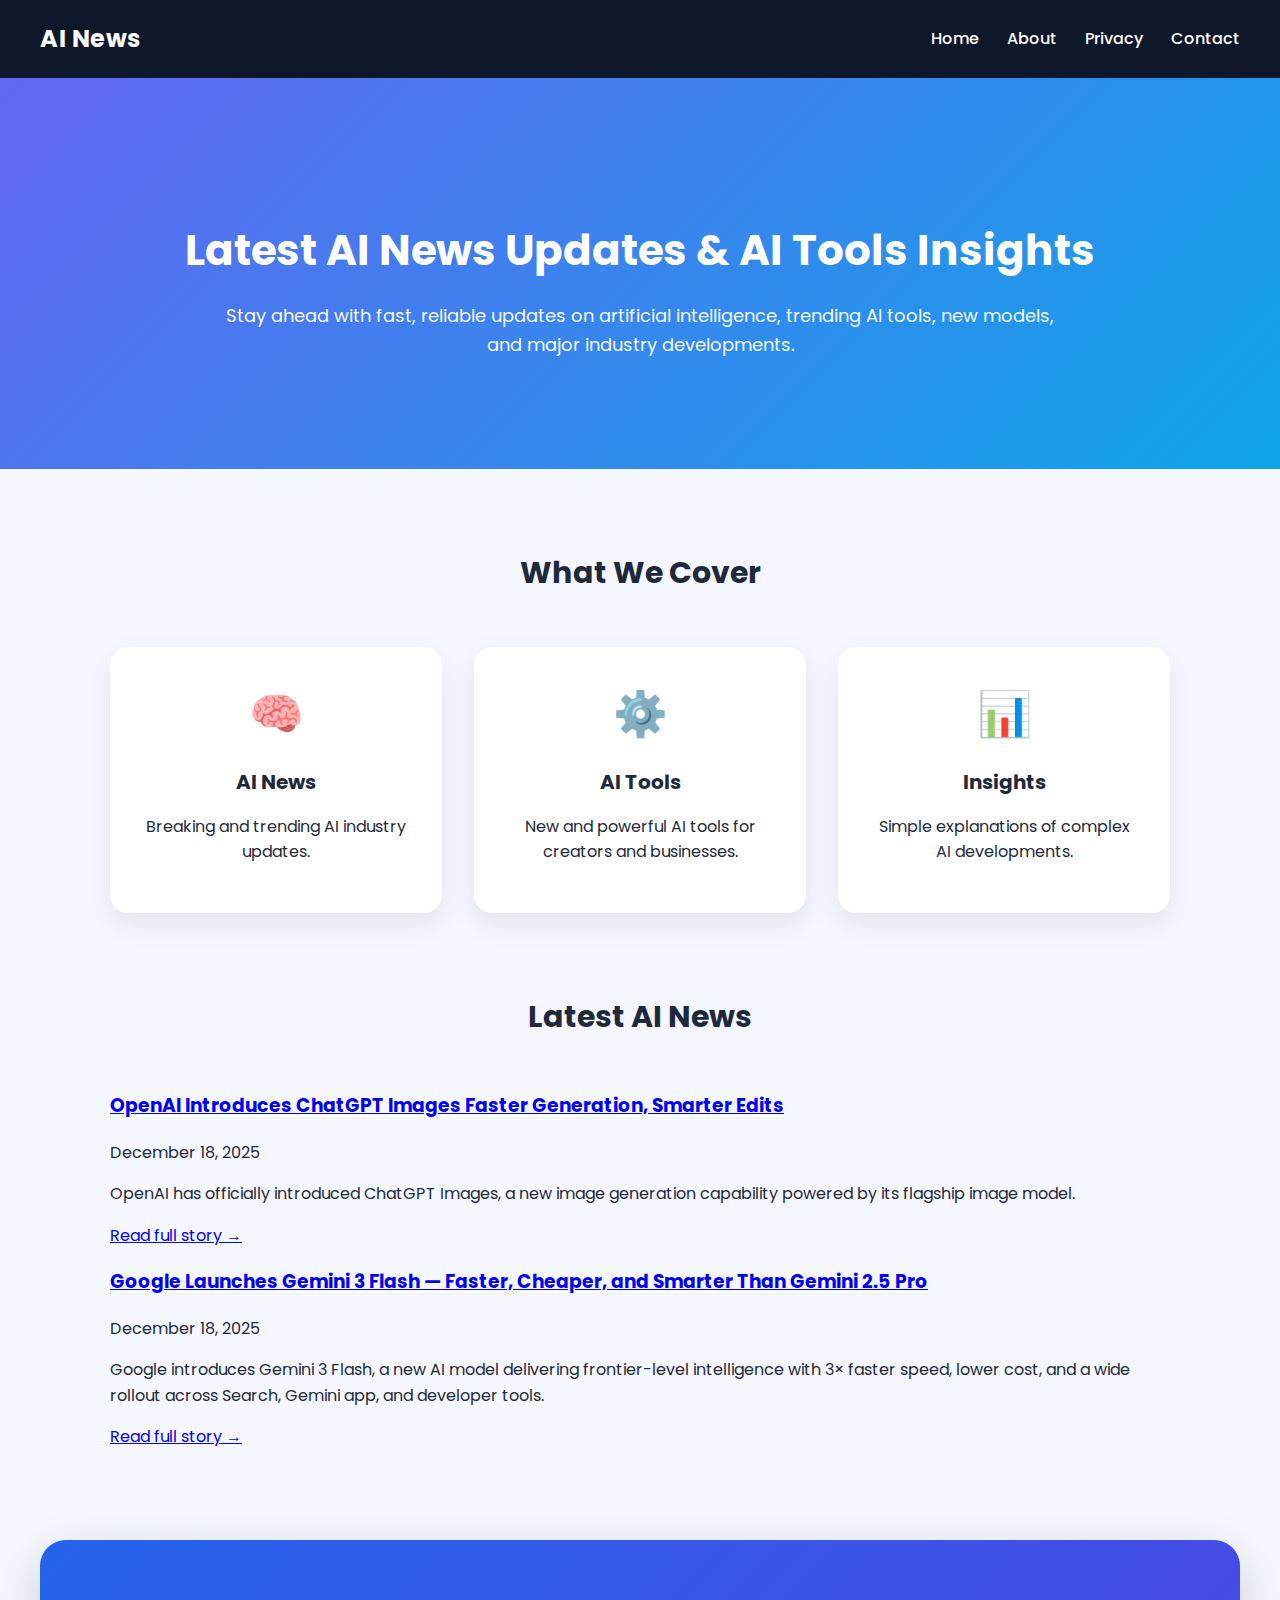
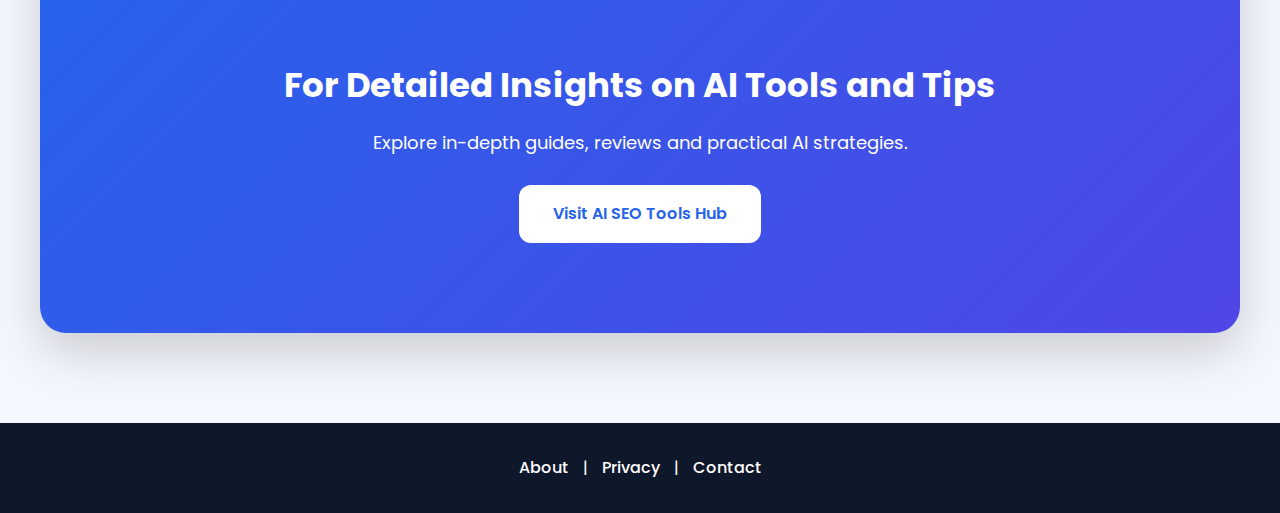
<file: index.html>
<!DOCTYPE html>
<html lang="en">
<head>
<meta charset="UTF-8">
<title>Latest AI News & Tools Insights</title>
<meta name="description" content="Latest AI news updates, trending AI tools, model releases and artificial intelligence insights.">
<link rel="stylesheet" href="style.css">
</head>
<body>


<header class="header">
<div class="logo">AI News</div>
<nav>
<a href="index.html">Home</a>
<a href="about.html">About</a>
<a href="privacy.html">Privacy</a>
<a href="contact.html">Contact</a>
</nav>
</header>


<section class="hero">
<h1>Latest AI News Updates & AI Tools Insights</h1>
<p>Stay ahead with fast, reliable updates on artificial intelligence, trending AI tools, new models, and major industry developments.</p>
</section>


<section class="container">
<h2 style="text-align:center">What We Cover</h2>
<div class="features">
<div class="feature"><span>🧠</span><h3>AI News</h3><p>Breaking and trending AI industry updates.</p></div>
<div class="feature"><span>⚙️</span><h3>AI Tools</h3><p>New and powerful AI tools for creators and businesses.</p></div>
<div class="feature"><span>📊</span><h3>Insights</h3><p>Simple explanations of complex AI developments.</p></div>
</div>
</section>

  <section class="container">
  <h2>Latest AI News</h2>

   <div class="news-card">
  <h3>
    <a href="chatgpt-images-launch.html">
      OpenAI Introduces ChatGPT Images Faster Generation, Smarter Edits
    </a>
  </h3>

  <p class="news-meta">December 18, 2025</p>

  <p class="news-excerpt">
    OpenAI has officially introduced ChatGPT Images, a new image generation capability powered by its flagship image model.
  </p>

  <a class="read-link" href="chatgpt-images-launch.html">
    Read full story →
  </a>
</div>

    <div class="news-card">
  <h3>
    <a href="gemini-3-flash-launch.html">
      Google Launches Gemini 3 Flash — Faster, Cheaper, and Smarter Than Gemini 2.5 Pro
    </a>
  </h3>

  <p class="news-meta">December 18, 2025</p>

  <p class="news-excerpt">
    Google introduces Gemini 3 Flash, a new AI model delivering frontier-level intelligence with 3× faster speed, lower cost, and a wide rollout across Search, Gemini app, and developer tools.
  </p>

  <a class="read-link" href="gemini-3-flash-launch.html">
    Read full story →
  </a>
</div>

</section>



<section class="cta">
<h2>For Detailed Insights on AI Tools and Tips</h2>
<p>Explore in-depth guides, reviews and practical AI strategies.</p>
<a href="https://aiseotoolshub.com" target="_blank">Visit AI SEO Tools Hub</a>
</section>


<footer class="footer">
<a href="about.html">About</a> |
<a href="privacy.html">Privacy</a> |
<a href="contact.html">Contact</a>
</footer>


</body>
</html>
</file>
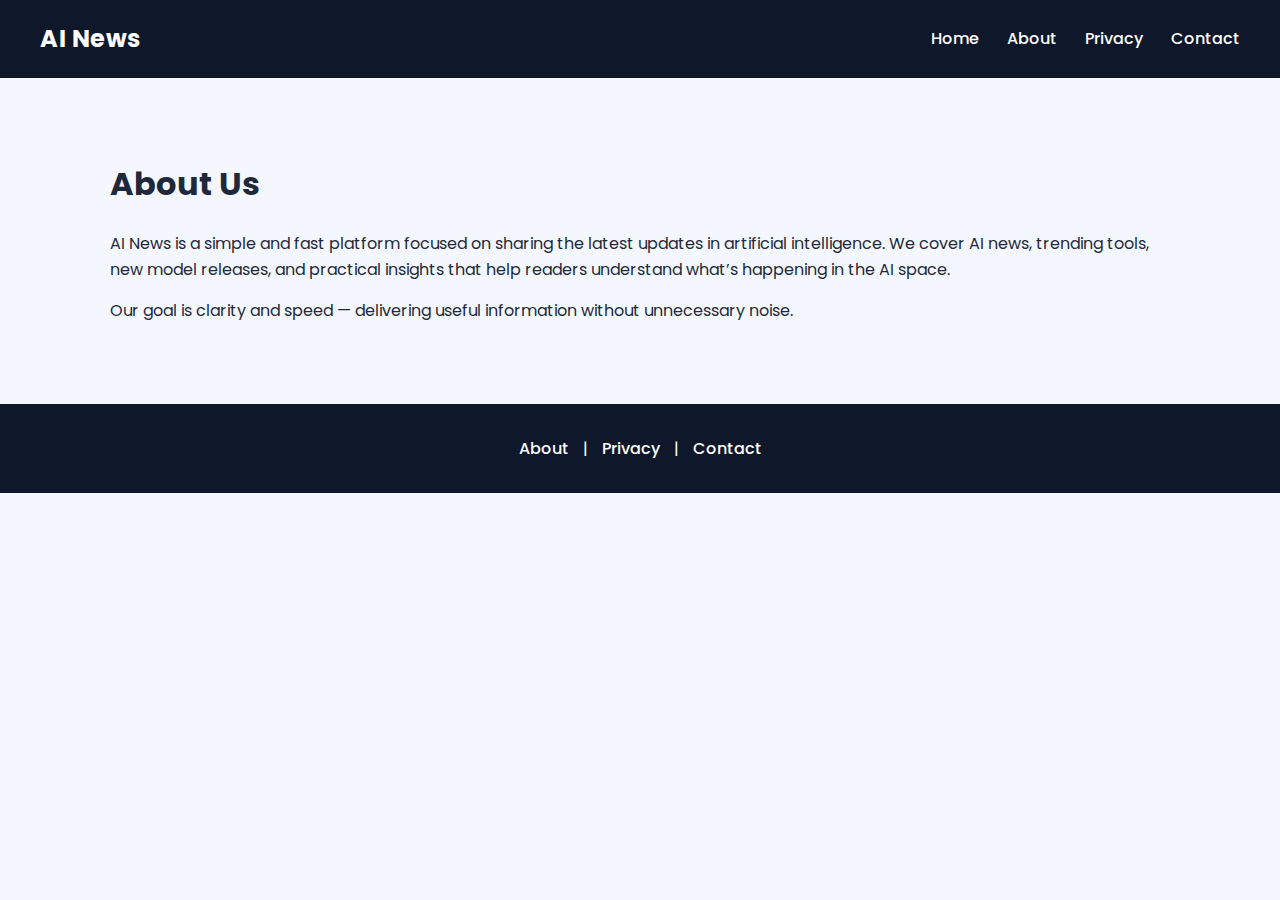
<file: about.html>
<!DOCTYPE html>
<html lang="en">
<head>
<meta charset="UTF-8" />
<title>About Us | AI News</title>
<meta name="description" content="About AI News – a fast source for latest AI news, tools, updates, and insights." />
<link rel="stylesheet" href="style.css" />
</head>
<body>
<header class="header">
<div class="logo">AI News</div>
<nav>
<a href="index.html">Home</a>
<a href="about.html">About</a>
<a href="privacy.html">Privacy</a>
<a href="contact.html">Contact</a>
</nav>
</header>


<main class="container">
<h1>About Us</h1>
<p>
AI News is a simple and fast platform focused on sharing the latest updates
in artificial intelligence. We cover AI news, trending tools, new model
releases, and practical insights that help readers understand what’s
happening in the AI space.
</p>
<p>
Our goal is clarity and speed — delivering useful information without
unnecessary noise.
</p>
</main>


<footer class="footer">
<a href="about.html">About</a> |
<a href="privacy.html">Privacy</a> |
<a href="contact.html">Contact</a>
</footer>
</body>
</html>
</file>
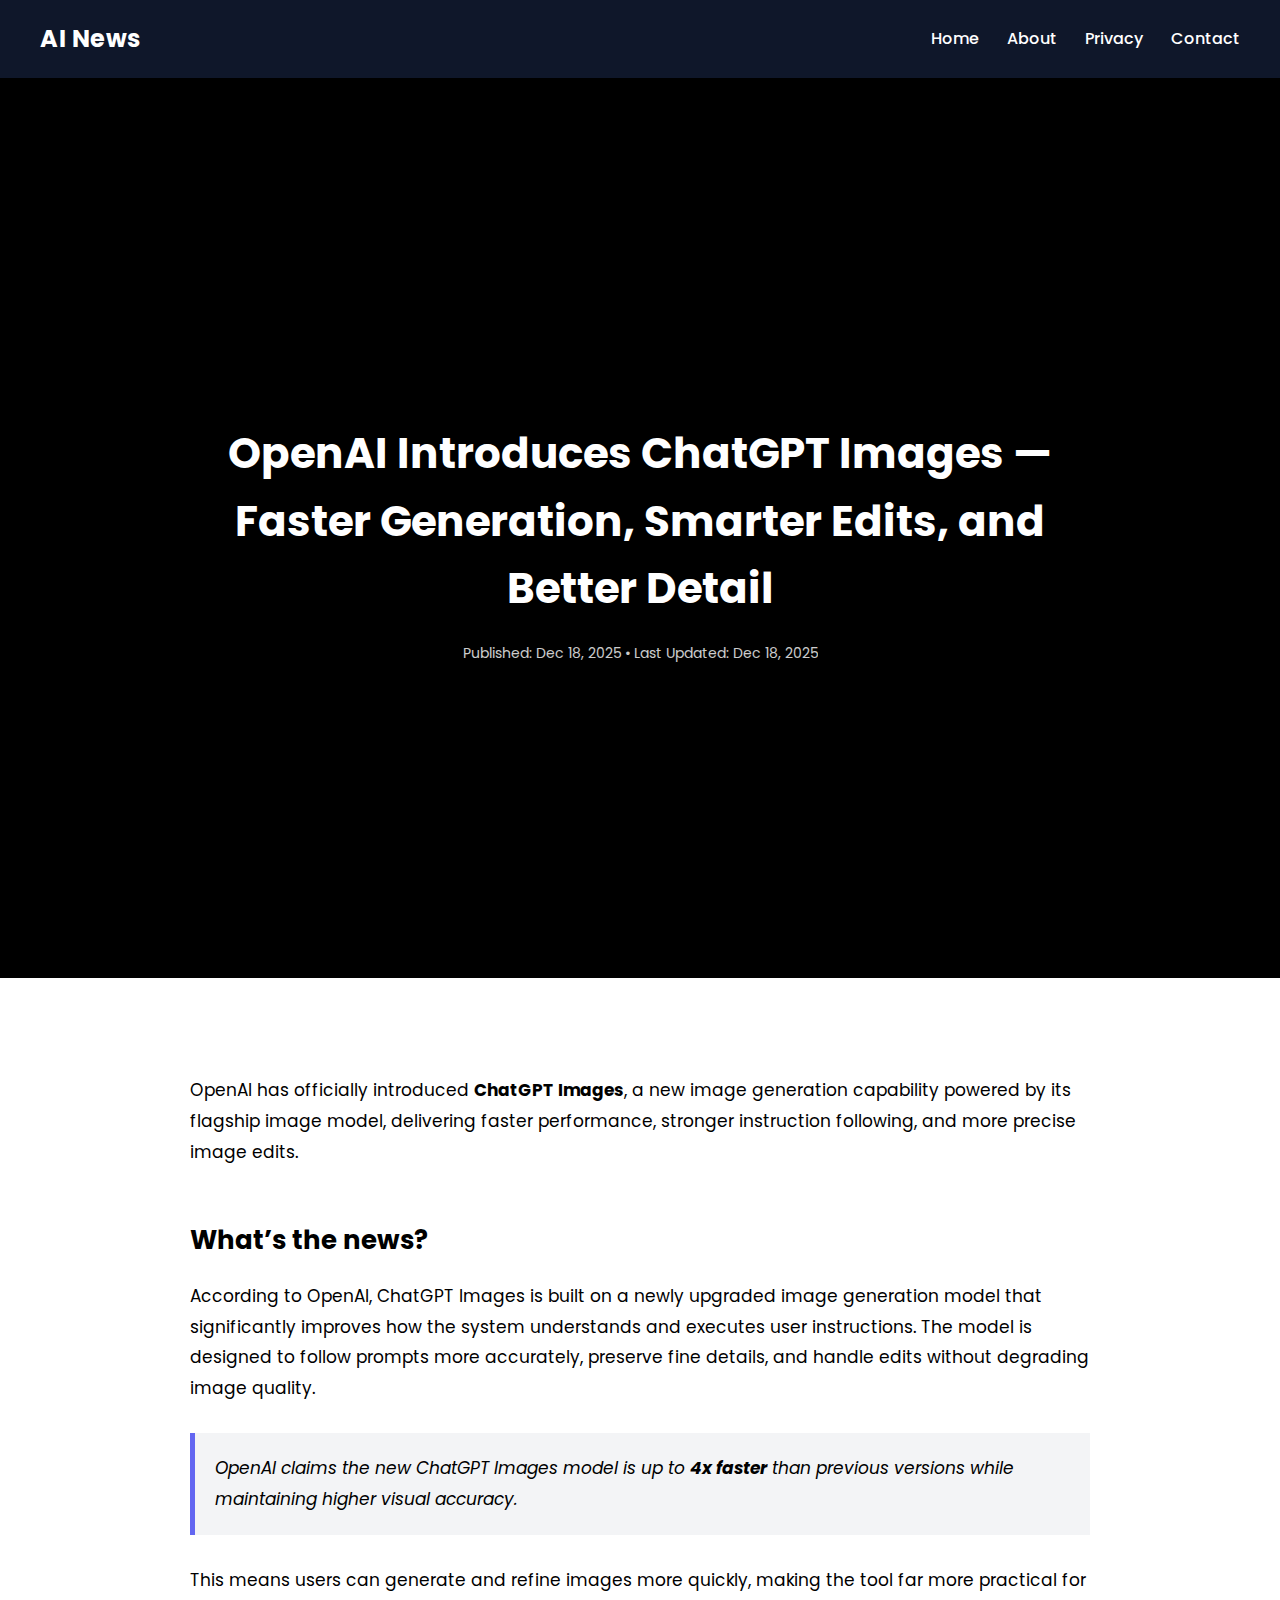
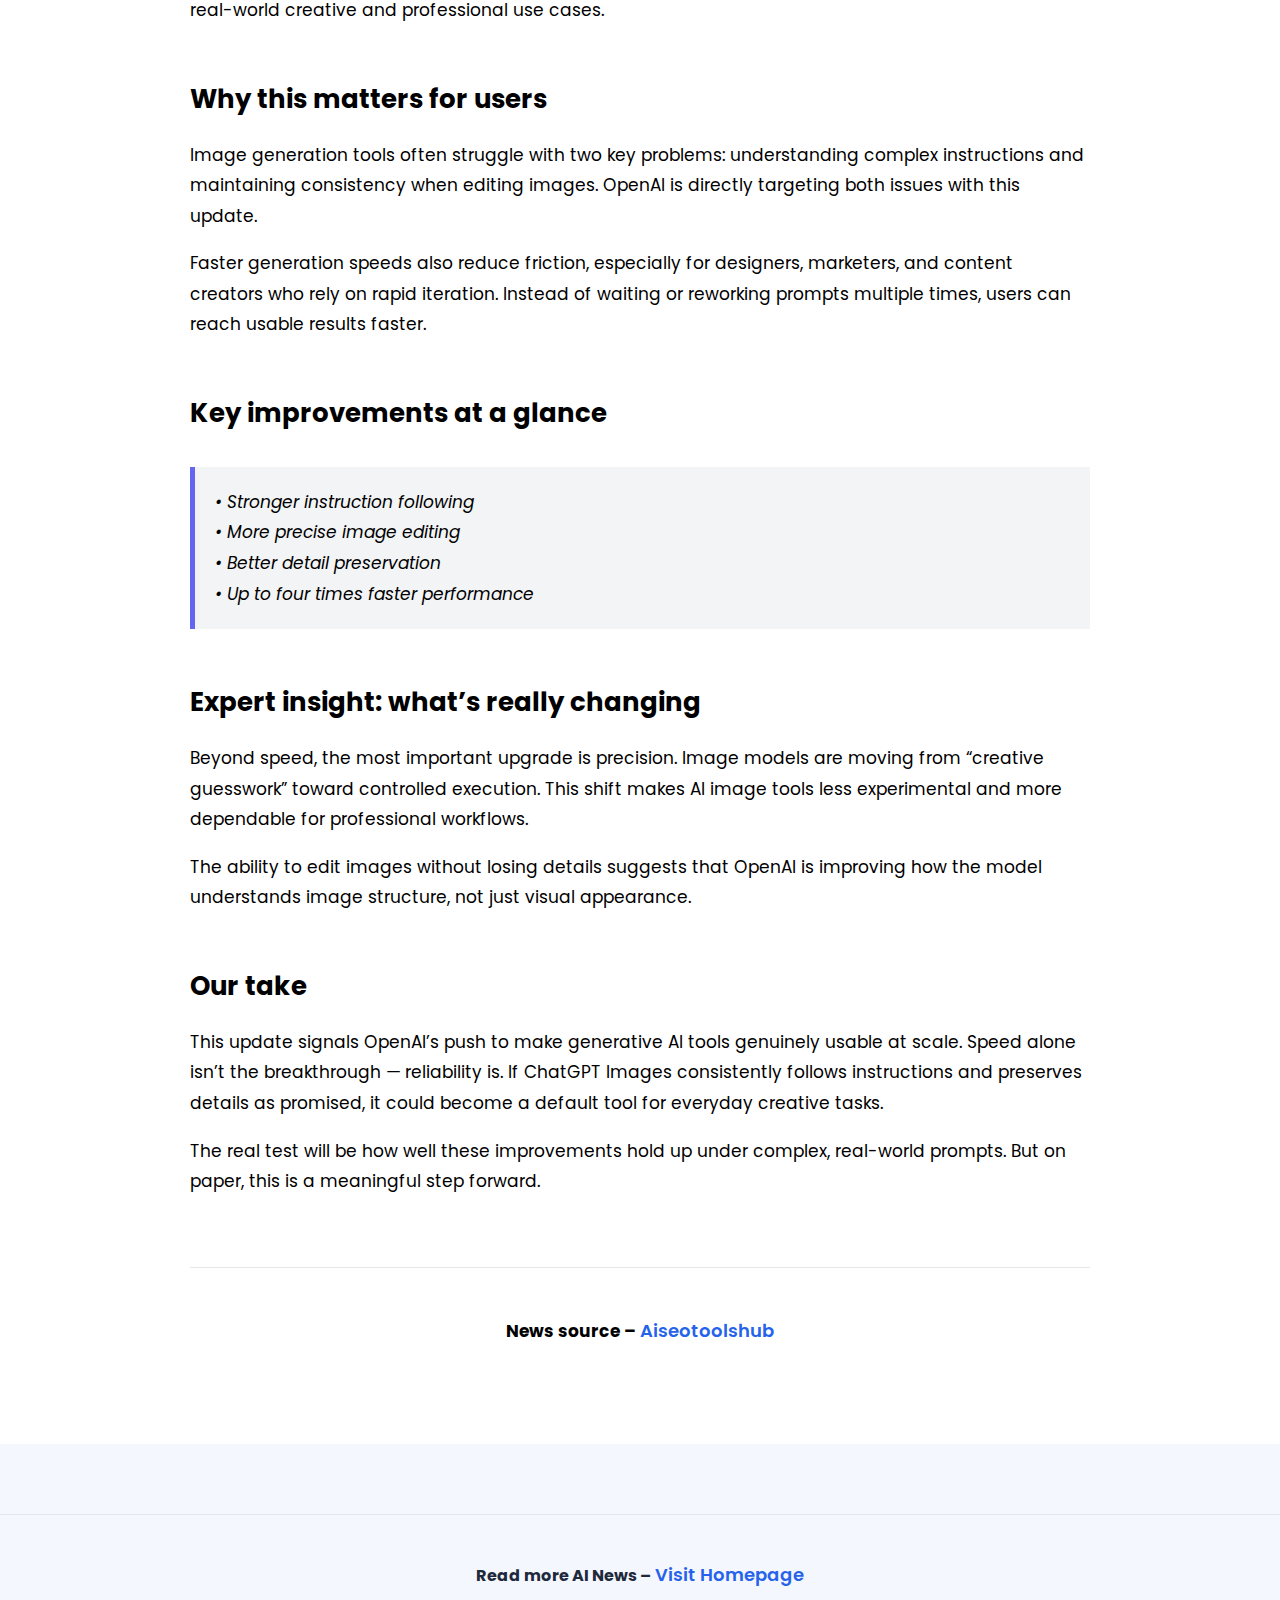
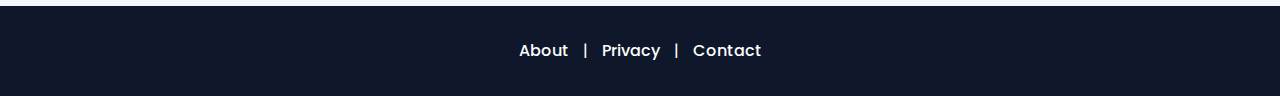
<file: chatgpt-images-launch.html>
<!DOCTYPE html>
<html lang="en">
<head>
  <meta charset="UTF-8">
  <title>OpenAI Introduces ChatGPT Images: Faster, Smarter, and More Precise</title>

  <meta name="description" content="OpenAI launches ChatGPT Images, a new image generation model with stronger instruction following, precise editing, and 4x faster performance.">

  <link rel="stylesheet" href="style.css">

  <style>
    /* ===== ARTICLE-SPECIFIC STYLES ===== */
    .post-hero {
      min-height: 100vh;
      background: #000;
      color: #fff;
      display: flex;
      align-items: center;
      justify-content: center;
      text-align: center;
      padding: 40px 20px;
    }

    .post-hero h1 {
      font-size: 42px;
      max-width: 900px;
      margin-bottom: 20px;
    }

    .post-meta {
      font-size: 14px;
      opacity: 0.8;
    }

    .post-content {
      background: #fff;
      color: #000;
      padding: 80px 20px;
    }

    .post-container {
      max-width: 900px;
      margin: auto;
      line-height: 1.8;
      font-size: 17px;
    }

    .post-container h2 {
      margin-top: 50px;
      margin-bottom: 15px;
      font-size: 26px;
    }

    blockquote {
      background: #f3f4f6;
      border-left: 5px solid #6366f1;
      padding: 20px;
      margin: 30px 0;
      font-style: italic;
    }

    .read-more {
      margin-top: 70px;
      padding-top: 30px;
      border-top: 1px solid #e5e7eb;
      text-align: center;
    }

    .read-more a {
      color: #2563eb;
      font-weight: 600;
      text-decoration: none;
      font-size: 18px;
    }

    .read-more a:hover {
      text-decoration: underline;
    }

    @media (max-width: 768px) {
      .post-hero h1 {
        font-size: 32px;
      }
    }
  </style>
</head>

<body>

<!-- ===== HEADER ===== -->
<header class="header">
  <div class="logo">AI News</div>
  <nav>
    <a href="index.html">Home</a>
    <a href="about.html">About</a>
    <a href="privacy.html">Privacy</a>
    <a href="contact.html">Contact</a>
  </nav>
</header>

<!-- ===== HERO SECTION ===== -->
<section class="post-hero">
  <div>
    <h1>OpenAI Introduces ChatGPT Images — Faster Generation, Smarter Edits, and Better Detail</h1>
    <div class="post-meta">
      Published: Dec 18, 2025 • Last Updated: Dec 18, 2025
    </div>
  </div>
</section>

<!-- ===== CONTENT SECTION ===== -->
<section class="post-content">
  <div class="post-container">

    <p>
      OpenAI has officially introduced <strong>ChatGPT Images</strong>, a new image generation
      capability powered by its flagship image model, delivering faster performance,
      stronger instruction following, and more precise image edits.
    </p>

    <h2>What’s the news?</h2>
    <p>
      According to OpenAI, ChatGPT Images is built on a newly upgraded image generation
      model that significantly improves how the system understands and executes user
      instructions. The model is designed to follow prompts more accurately, preserve
      fine details, and handle edits without degrading image quality.
    </p>

    <blockquote>
      OpenAI claims the new ChatGPT Images model is up to <strong>4x faster</strong> than
      previous versions while maintaining higher visual accuracy.
    </blockquote>

    <p>
      This means users can generate and refine images more quickly, making the tool
      far more practical for real-world creative and professional use cases.
    </p>

    <h2>Why this matters for users</h2>
    <p>
      Image generation tools often struggle with two key problems: understanding complex
      instructions and maintaining consistency when editing images. OpenAI is directly
      targeting both issues with this update.
    </p>

    <p>
      Faster generation speeds also reduce friction, especially for designers, marketers,
      and content creators who rely on rapid iteration. Instead of waiting or reworking
      prompts multiple times, users can reach usable results faster.
    </p>

    <h2>Key improvements at a glance</h2>
    <blockquote>
      • Stronger instruction following<br>
      • More precise image editing<br>
      • Better detail preservation<br>
      • Up to four times faster performance
    </blockquote>

    <h2>Expert insight: what’s really changing</h2>
    <p>
      Beyond speed, the most important upgrade is precision. Image models are moving from
      “creative guesswork” toward controlled execution. This shift makes AI image tools
      less experimental and more dependable for professional workflows.
    </p>

    <p>
      The ability to edit images without losing details suggests that OpenAI is improving
      how the model understands image structure, not just visual appearance.
    </p>

    <h2>Our take</h2>
    <p>
      This update signals OpenAI’s push to make generative AI tools genuinely usable at
      scale. Speed alone isn’t the breakthrough — reliability is. If ChatGPT Images
      consistently follows instructions and preserves details as promised, it could
      become a default tool for everyday creative tasks.
    </p>

    <p>
      The real test will be how well these improvements hold up under complex, real-world
      prompts. But on paper, this is a meaningful step forward.
    </p>

    <div class="read-more">
      <p>
        <strong>News source –</strong>
        <a href="https://aiseotoolshub.com/news" target="_blank">Aiseotoolshub</a>
      </p>
    </div>

  </div>
</section>

  <div class="read-more">
  <p>
    <strong>Read more AI News –</strong>
    <a href="index.html">Visit Homepage</a>
  </p>
</div>


<!-- ===== FOOTER ===== -->
<footer class="footer">
  <a href="about.html">About</a> |
  <a href="privacy.html">Privacy</a> |
  <a href="contact.html">Contact</a>
</footer>

</body>
</html>
</file>
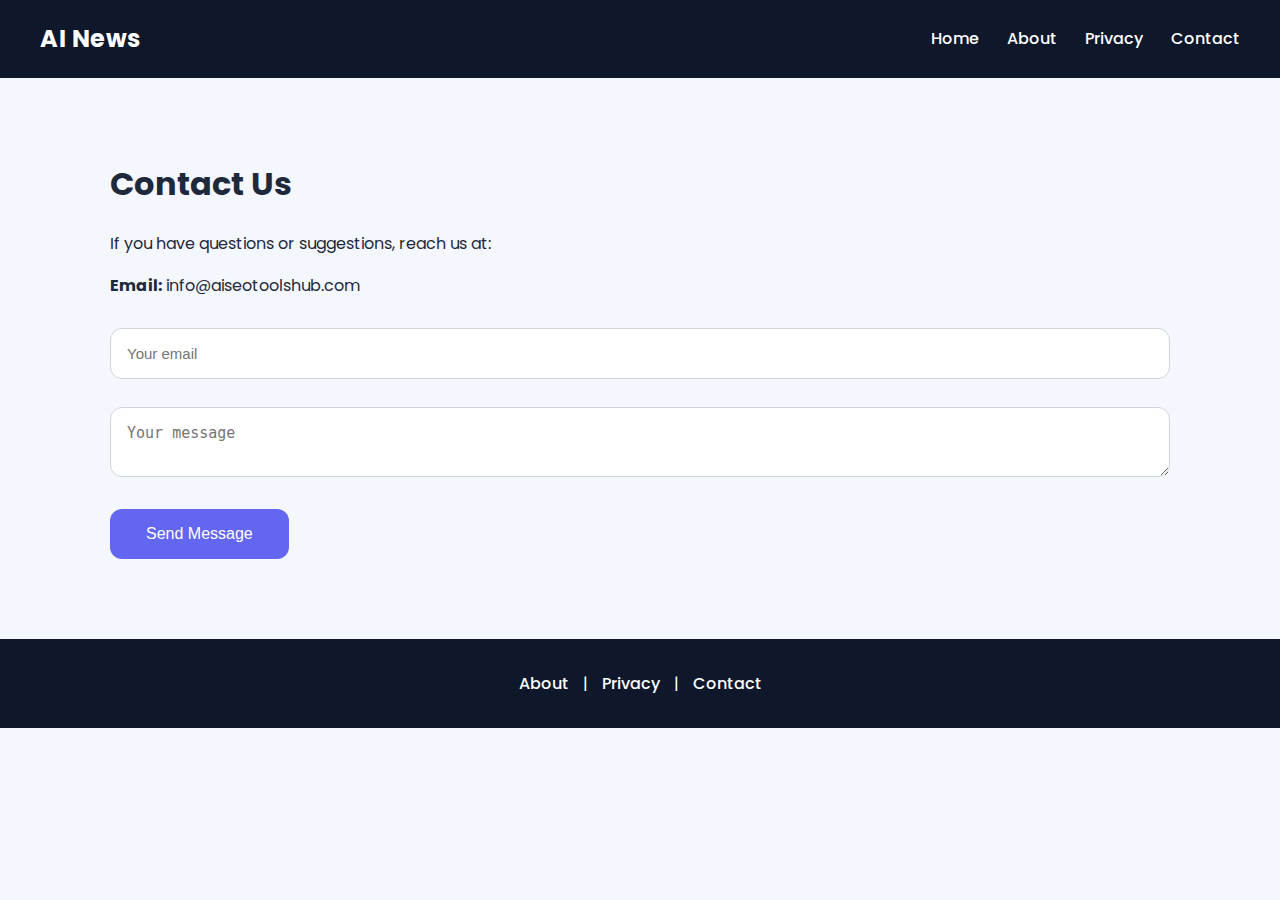
<file: contact.html>
<!DOCTYPE html>
<html lang="en">
<head>
<meta charset="UTF-8" />
<title>Contact Us | AI News</title>
<meta name="description" content="Contact AI News for queries, suggestions, or collaborations." />
<link rel="stylesheet" href="style.css" />
</head>
<body>
<header class="header">
<div class="logo">AI News</div>
<nav>
<a href="index.html">Home</a>
<a href="about.html">About</a>
<a href="privacy.html">Privacy</a>
<a href="contact.html">Contact</a>
</nav>
</header>


<main class="container">
<h1>Contact Us</h1>
<p>If you have questions or suggestions, reach us at:</p>
<p><strong>Email:</strong> info@aiseotoolshub.com</p>


<form class="contact-form">
<input type="email" placeholder="Your email" required />
<textarea placeholder="Your message" required></textarea>
<button type="submit">Send Message</button>
</form>
</main>


<footer class="footer">
<a href="about.html">About</a> |
<a href="privacy.html">Privacy</a> |
<a href="contact.html">Contact</a>
</footer>
</body>
</html>
</file>
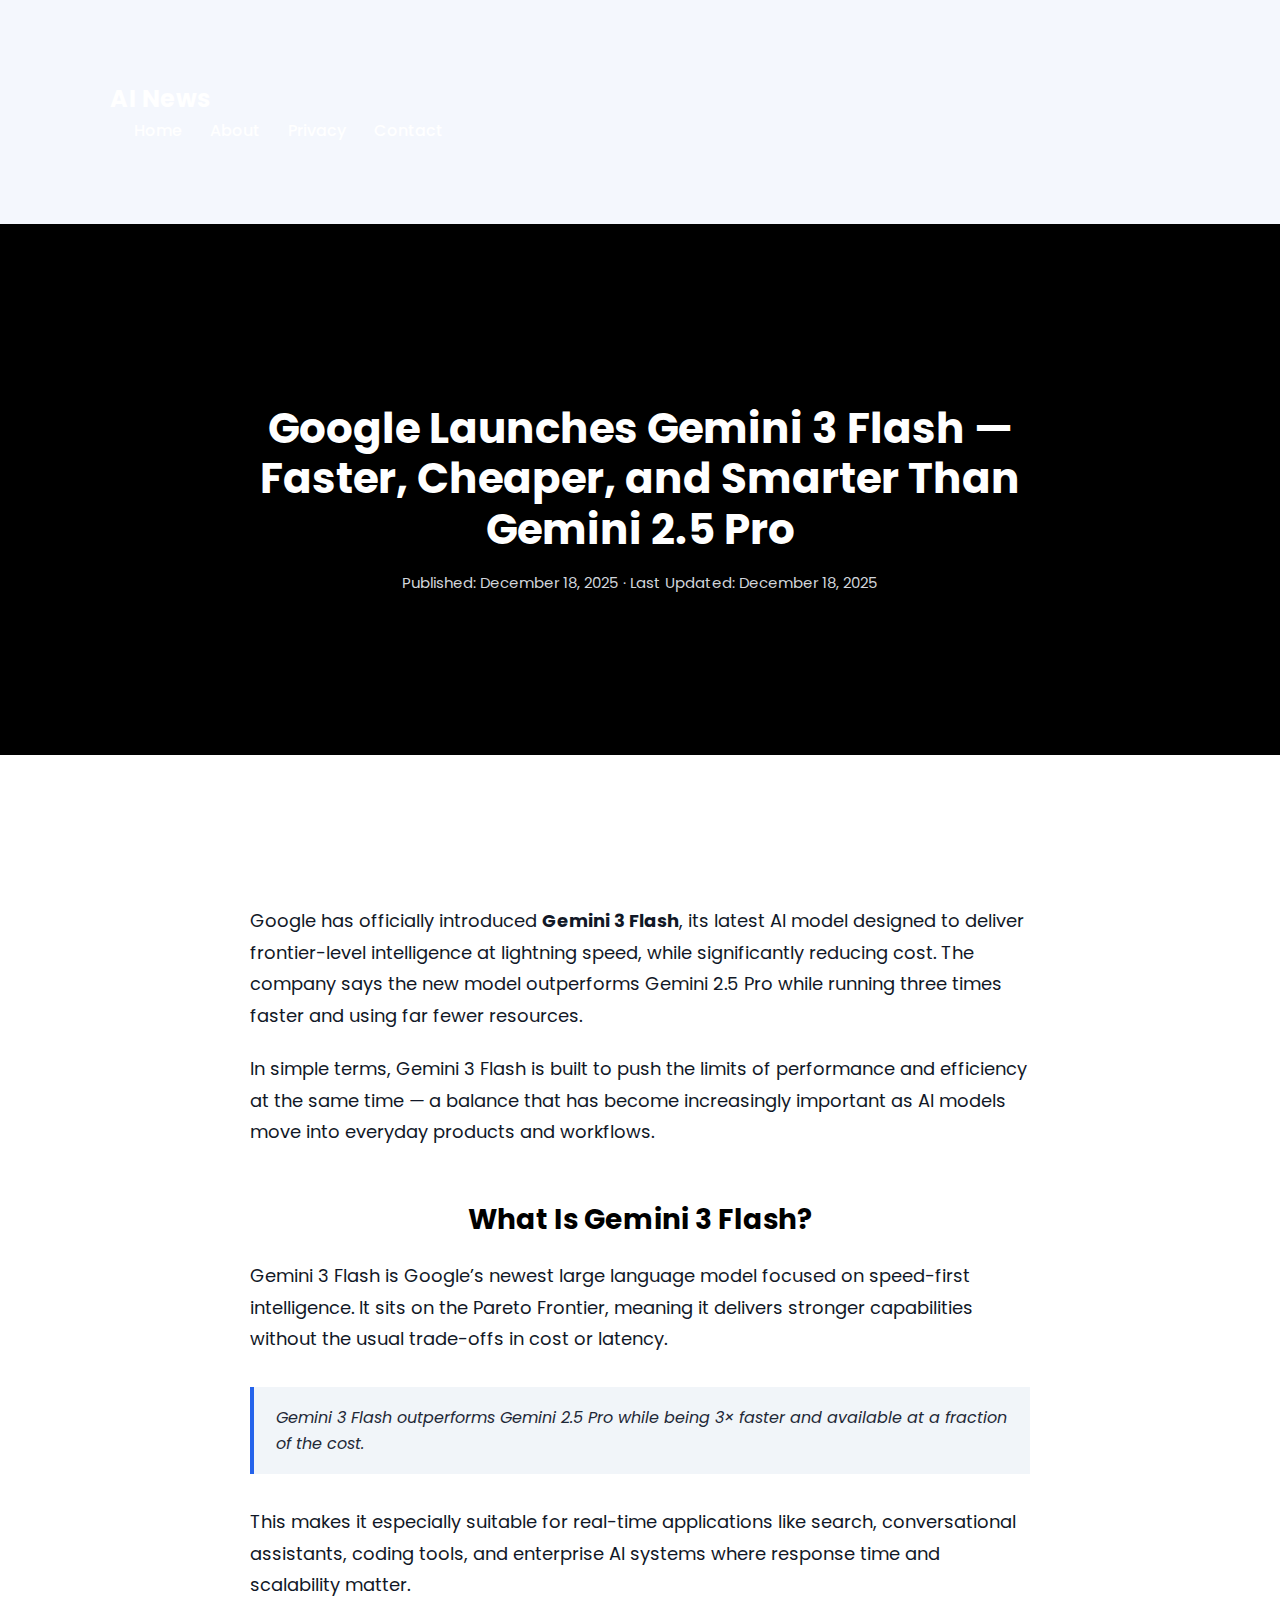
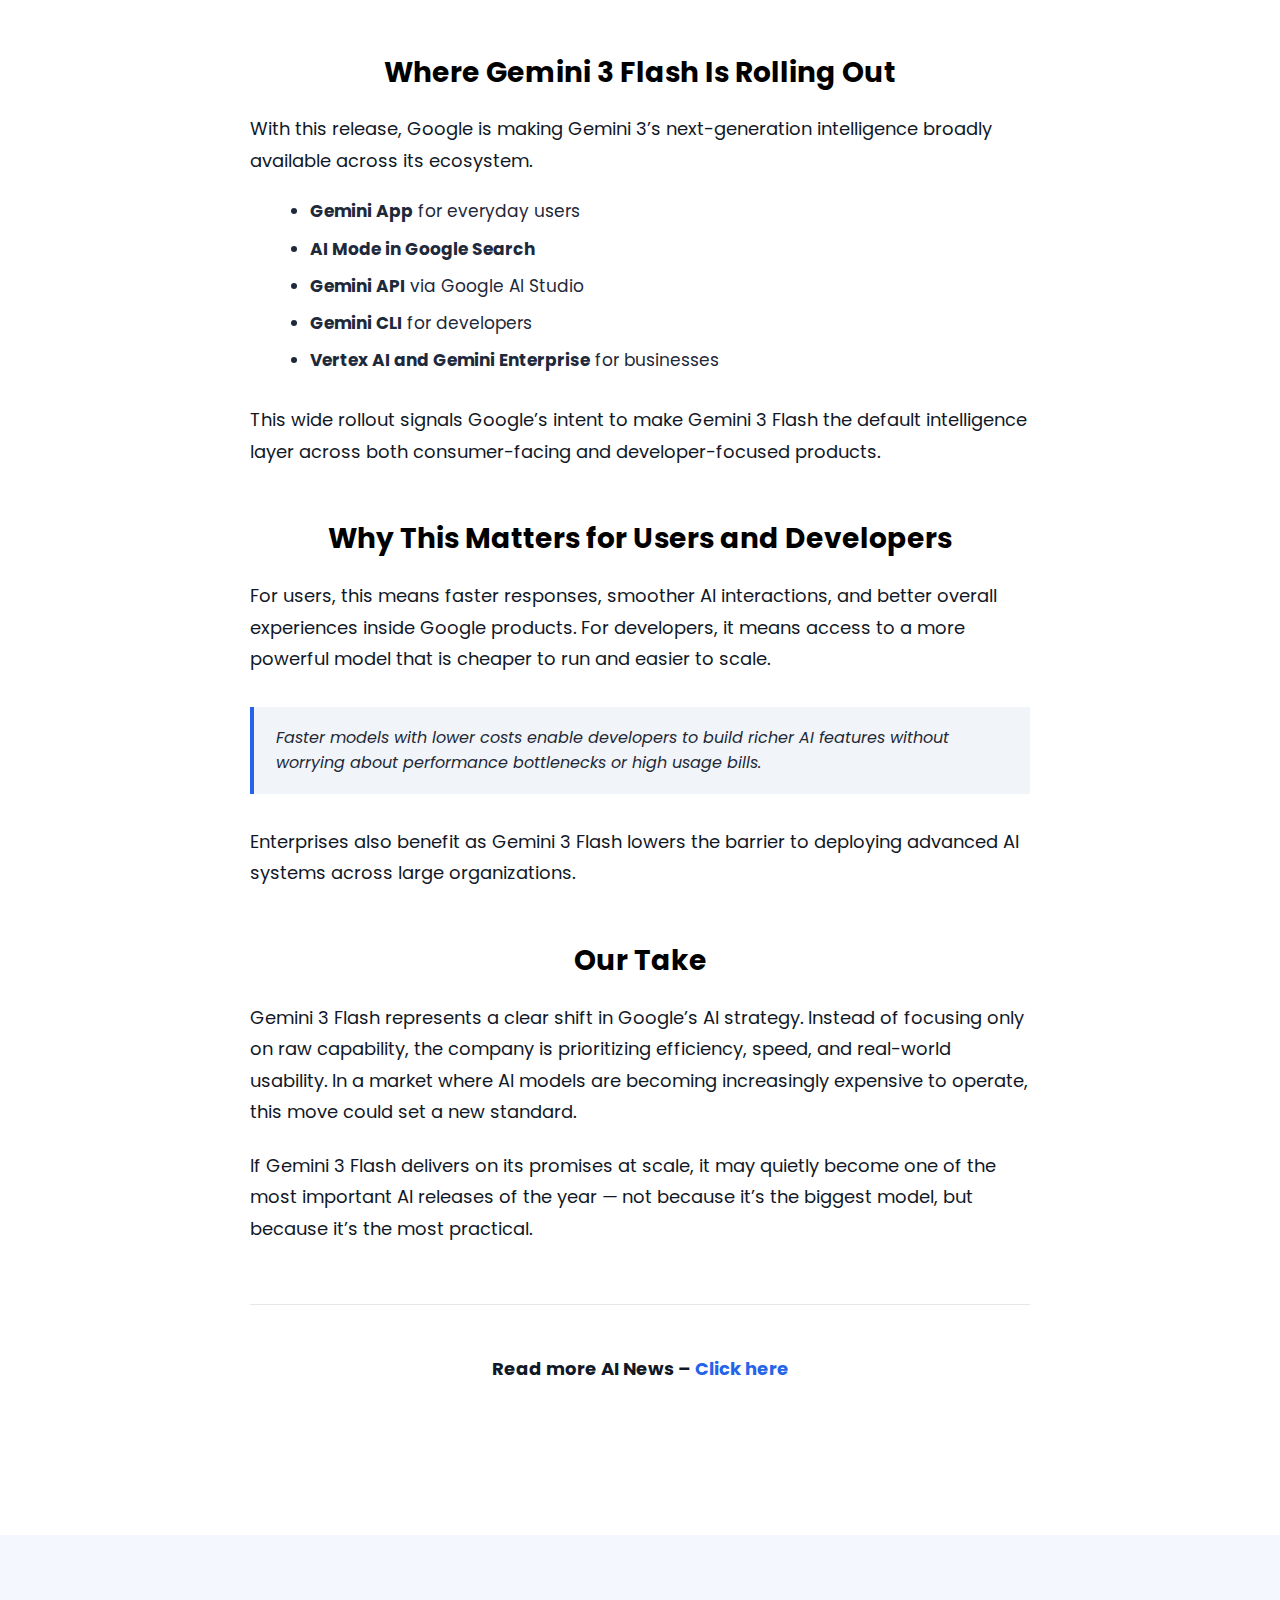
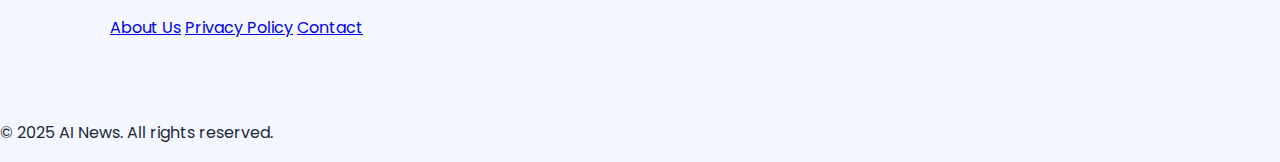
<file: gemini-3-flash-launch.html>
<!DOCTYPE html>
<html lang="en">
<head>
  <meta charset="UTF-8" />
  <title>Google Launches Gemini 3 Flash: Faster, Cheaper, and Smarter Than Gemini 2.5 Pro</title>
  <meta name="description" content="Google introduces Gemini 3 Flash, a new AI model delivering frontier-level intelligence with 3x faster speed, lower cost, and wide rollout across Search, Gemini app, and developer tools." />
  <meta name="viewport" content="width=device-width, initial-scale=1.0" />
  <link rel="stylesheet" href="style.css" />
</head>

<body>

  <!-- HEADER -->
  <header class="site-header">
    <div class="container header-flex">
      <div class="logo">AI News</div>
      <nav>
        <a href="index.html">Home</a>
        <a href="about.html">About</a>
        <a href="privacy.html">Privacy</a>
        <a href="contact.html">Contact</a>
      </nav>
    </div>
  </header>

  <!-- HERO SECTION -->
  <section class="article-hero">
    <div class="container">
      <h1>Google Launches Gemini 3 Flash — Faster, Cheaper, and Smarter Than Gemini 2.5 Pro</h1>
      <p class="meta">
        Published: December 18, 2025 · Last Updated: December 18, 2025
      </p>
    </div>
  </section>

  <!-- ARTICLE CONTENT -->
  <main class="article-content">
    <div class="container">

      <p>
        Google has officially introduced <strong>Gemini 3 Flash</strong>, its latest AI model designed to deliver frontier-level intelligence at lightning speed, while significantly reducing cost. The company says the new model outperforms Gemini 2.5 Pro while running three times faster and using far fewer resources.
      </p>

      <p>
        In simple terms, Gemini 3 Flash is built to push the limits of performance and efficiency at the same time — a balance that has become increasingly important as AI models move into everyday products and workflows.
      </p>

      <h2>What Is Gemini 3 Flash?</h2>

      <p>
        Gemini 3 Flash is Google’s newest large language model focused on speed-first intelligence. It sits on the Pareto Frontier, meaning it delivers stronger capabilities without the usual trade-offs in cost or latency.
      </p>

      <blockquote>
        Gemini 3 Flash outperforms Gemini 2.5 Pro while being 3× faster and available at a fraction of the cost.
      </blockquote>

      <p>
        This makes it especially suitable for real-time applications like search, conversational assistants, coding tools, and enterprise AI systems where response time and scalability matter.
      </p>

      <h2>Where Gemini 3 Flash Is Rolling Out</h2>

      <p>
        With this release, Google is making Gemini 3’s next-generation intelligence broadly available across its ecosystem.
      </p>

      <ul>
        <li><strong>Gemini App</strong> for everyday users</li>
        <li><strong>AI Mode in Google Search</strong></li>
        <li><strong>Gemini API</strong> via Google AI Studio</li>
        <li><strong>Gemini CLI</strong> for developers</li>
        <li><strong>Vertex AI and Gemini Enterprise</strong> for businesses</li>
      </ul>

      <p>
        This wide rollout signals Google’s intent to make Gemini 3 Flash the default intelligence layer across both consumer-facing and developer-focused products.
      </p>

      <h2>Why This Matters for Users and Developers</h2>

      <p>
        For users, this means faster responses, smoother AI interactions, and better overall experiences inside Google products. For developers, it means access to a more powerful model that is cheaper to run and easier to scale.
      </p>

      <blockquote>
        Faster models with lower costs enable developers to build richer AI features without worrying about performance bottlenecks or high usage bills.
      </blockquote>

      <p>
        Enterprises also benefit as Gemini 3 Flash lowers the barrier to deploying advanced AI systems across large organizations.
      </p>

      <h2>Our Take</h2>

      <p>
        Gemini 3 Flash represents a clear shift in Google’s AI strategy. Instead of focusing only on raw capability, the company is prioritizing efficiency, speed, and real-world usability. In a market where AI models are becoming increasingly expensive to operate, this move could set a new standard.
      </p>

      <p>
        If Gemini 3 Flash delivers on its promises at scale, it may quietly become one of the most important AI releases of the year — not because it’s the biggest model, but because it’s the most practical.
      </p>

      <!-- READ MORE -->
      <div class="read-more">
        <p>
          <strong>Read more AI News –</strong>
          <a href="index.html">Click here</a>
        </p>
      </div>

    </div>
  </main>

  <!-- FOOTER -->
  <footer class="site-footer">
    <div class="container footer-links">
      <a href="about.html">About Us</a>
      <a href="privacy.html">Privacy Policy</a>
      <a href="contact.html">Contact</a>
    </div>
    <p class="copyright">
      © 2025 AI News. All rights reserved.
    </p>
  </footer>

</body>
</html>
</file>
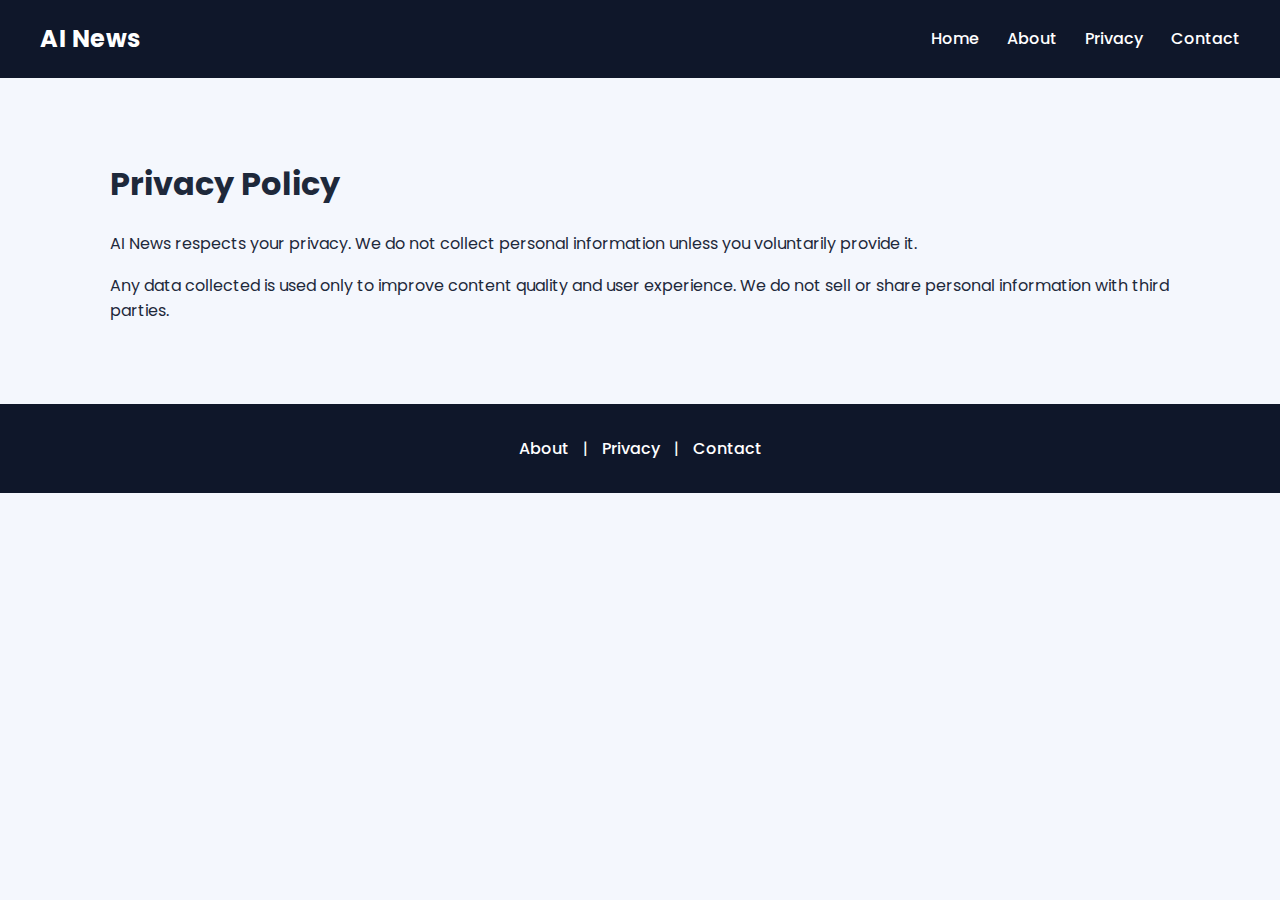
<file: privacy.html>
<!DOCTYPE html>
<html lang="en">
<head>
<meta charset="UTF-8" />
<title>Privacy Policy | AI News</title>
<meta name="description" content="Privacy policy for AI News website." />
<link rel="stylesheet" href="style.css" />
</head>
<body>
<header class="header">
<div class="logo">AI News</div>
<nav>
<a href="index.html">Home</a>
<a href="about.html">About</a>
<a href="privacy.html">Privacy</a>
<a href="contact.html">Contact</a>
</nav>
</header>


<main class="container">
<h1>Privacy Policy</h1>
<p>
AI News respects your privacy. We do not collect personal information
unless you voluntarily provide it.
</p>
<p>
Any data collected is used only to improve content quality and user
experience. We do not sell or share personal information with third
parties.
</p>
</main>


<footer class="footer">
<a href="about.html">About</a> |
<a href="privacy.html">Privacy</a> |
<a href="contact.html">Contact</a>
</footer>
</body>
</html>
</file>
<file: style.css>
@import url('https://fonts.googleapis.com/css2?family=Poppins:wght@300;400;500;600;700&display=swap');

:root {
  --primary: #6366f1;
  --secondary: #0ea5e9;
  --accent: #22c55e;
  --dark: #0f172a;
  --light: #f4f7fd;
  --text: #1e293b;
}

* {
  box-sizing: border-box;
}

body {
  margin: 0;
  font-family: 'Poppins', sans-serif;
  background: var(--light);
  color: var(--text);
  line-height: 1.6;
}

/* ================= HEADER ================= */
.header {
  display: flex;
  justify-content: space-between;
  align-items: center;
  padding: 20px 40px;
  background: var(--dark);
  position: sticky;
  top: 0;
  z-index: 1000;
}

.logo {
  font-size: 24px;
  font-weight: 700;
  color: #fff;
  letter-spacing: 0.5px;
}

nav a {
  color: #fff;
  text-decoration: none;
  margin-left: 24px;
  font-weight: 500;
  transition: color 0.3s ease;
}

nav a:hover {
  color: var(--secondary);
}

/* ================= HERO ================= */
.hero {
  padding: 110px 20px;
  text-align: center;
  background: linear-gradient(135deg, var(--primary), var(--secondary));
  color: #fff;
}

.hero h1 {
  font-size: 42px;
  margin-bottom: 18px;
}

.hero p {
  max-width: 860px;
  margin: auto;
  font-size: 18px;
  opacity: 0.95;
}

/* ================= CONTAINER ================= */
.container {
  max-width: 1100px;
  margin: 80px auto;
  padding: 0 20px;
}

.container h2 {
  text-align: center;
  margin-bottom: 50px;
  font-size: 30px;
}

/* ================= FEATURES ================= */
.features {
  display: grid;
  grid-template-columns: repeat(auto-fit, minmax(260px, 1fr));
  gap: 32px;
}

.feature {
  background: #fff;
  padding: 32px;
  border-radius: 18px;
  text-align: center;
  box-shadow: 0 10px 30px rgba(0,0,0,0.08);
  transition: transform 0.3s ease, box-shadow 0.3s ease;
}

.feature:hover {
  transform: translateY(-10px);
  box-shadow: 0 16px 40px rgba(0,0,0,0.12);
}

.feature span {
  font-size: 44px;
}

.feature h3 {
  margin: 16px 0 10px;
  font-size: 20px;
}

/* ================= CTA ================= */
.cta {
  margin: 90px 40px;
  padding: 90px 20px;
  text-align: center;
  color: #fff;
  background: linear-gradient(135deg, #2563eb, #4f46e5);
  border-radius: 26px;
  box-shadow: 0 18px 50px rgba(0,0,0,0.18);
}

.cta h2 {
  font-size: 34px;
  margin-bottom: 16px;
}

.cta p {
  max-width: 720px;
  margin: auto auto 28px;
  font-size: 18px;
}

.cta a {
  display: inline-block;
  padding: 16px 34px;
  background: #fff;
  color: #2563eb;
  font-weight: 600;
  border-radius: 12px;
  text-decoration: none;
  transition: transform 0.25s ease, box-shadow 0.25s ease;
}

.cta a:hover {
  transform: translateY(-4px);
  box-shadow: 0 10px 25px rgba(0,0,0,0.2);
}

/* ===== ARTICLE HERO (GLOBAL FOR ALL POSTS) ===== */
.article-hero {
  background: #000;
  color: #fff;
  padding: 100px 20px 80px;
  text-align: center;
}

.article-hero h1 {
  font-size: 42px;
  max-width: 900px;
  margin: 0 auto 16px;
  line-height: 1.2;
}

.article-hero .meta {
  font-size: 15px;
  color: #d1d5db;
}

/* ===== ARTICLE CONTENT ===== */
.article-content {
  background: #ffffff;
  padding: 70px 20px;
}

.article-content .container {
  max-width: 820px;
}

.article-content p {
  font-size: 18px;
  line-height: 1.75;
  margin-bottom: 22px;
  color: #111827;
}

.article-content h2 {
  font-size: 28px;
  margin: 50px 0 18px;
  color: #000;
}

.article-content ul {
  margin: 20px 0 30px 20px;
}

.article-content li {
  font-size: 17px;
  margin-bottom: 10px;
}

/* ===== QUOTES ===== */
.article-content blockquote {
  border-left: 4px solid #2563eb;
  background: #f1f5f9;
  padding: 18px 22px;
  margin: 32px 0;
  font-style: italic;
  color: #1f2937;
}

/* ===== READ MORE ===== */
.read-more {
  margin-top: 60px;
  padding-top: 30px;
  border-top: 1px solid #e5e7eb;
  text-align: center;
}

.read-more a {
  color: #2563eb;
  font-weight: 700;
  text-decoration: none;
}

.read-more a:hover {
  text-decoration: underline;
}


/* ================= PAGES ================= */
.page-box {
  background: #fff;
  padding: 60px;
  border-radius: 22px;
  box-shadow: 0 12px 35px rgba(0,0,0,0.08);
}

.page-box h1 {
  margin-top: 0;
}

/* ================= CONTACT FORM ================= */
.contact-form input,
.contact-form textarea {
  width: 100%;
  padding: 16px;
  margin: 14px 0;
  border-radius: 12px;
  border: 1px solid #d1d5db;
  font-size: 15px;
  transition: border-color 0.3s ease, box-shadow 0.3s ease;
}

.contact-form input:focus,
.contact-form textarea:focus {
  outline: none;
  border-color: var(--primary);
  box-shadow: 0 0 0 3px rgba(99,102,241,0.2);
}

.contact-form button {
  margin-top: 10px;
  padding: 16px 36px;
  background: var(--primary);
  color: #fff;
  border: none;
  border-radius: 12px;
  font-size: 16px;
  cursor: pointer;
  transition: background 0.3s ease, transform 0.2s ease;
}

.contact-form button:hover {
  background: #4f46e5;
  transform: translateY(-2px);
}

/* ================= FOOTER ================= */
.footer {
  background: var(--dark);
  color: #fff;
  text-align: center;
  padding: 32px;
}

.footer a {
  color: #fff;
  margin: 0 10px;
  text-decoration: none;
  font-weight: 500;
  transition: color 0.3s ease;
}

.footer a:hover {
  color: var(--secondary);
}

/* ================= MOBILE ================= */
@media (max-width: 768px) {
  .header {
    flex-direction: column;
  }
  nav {
    margin-top: 12px;
  }
  .hero h1 {
    font-size: 34px;
  }
  .cta {
    margin: 60px 20px;
  }
}
</file>
